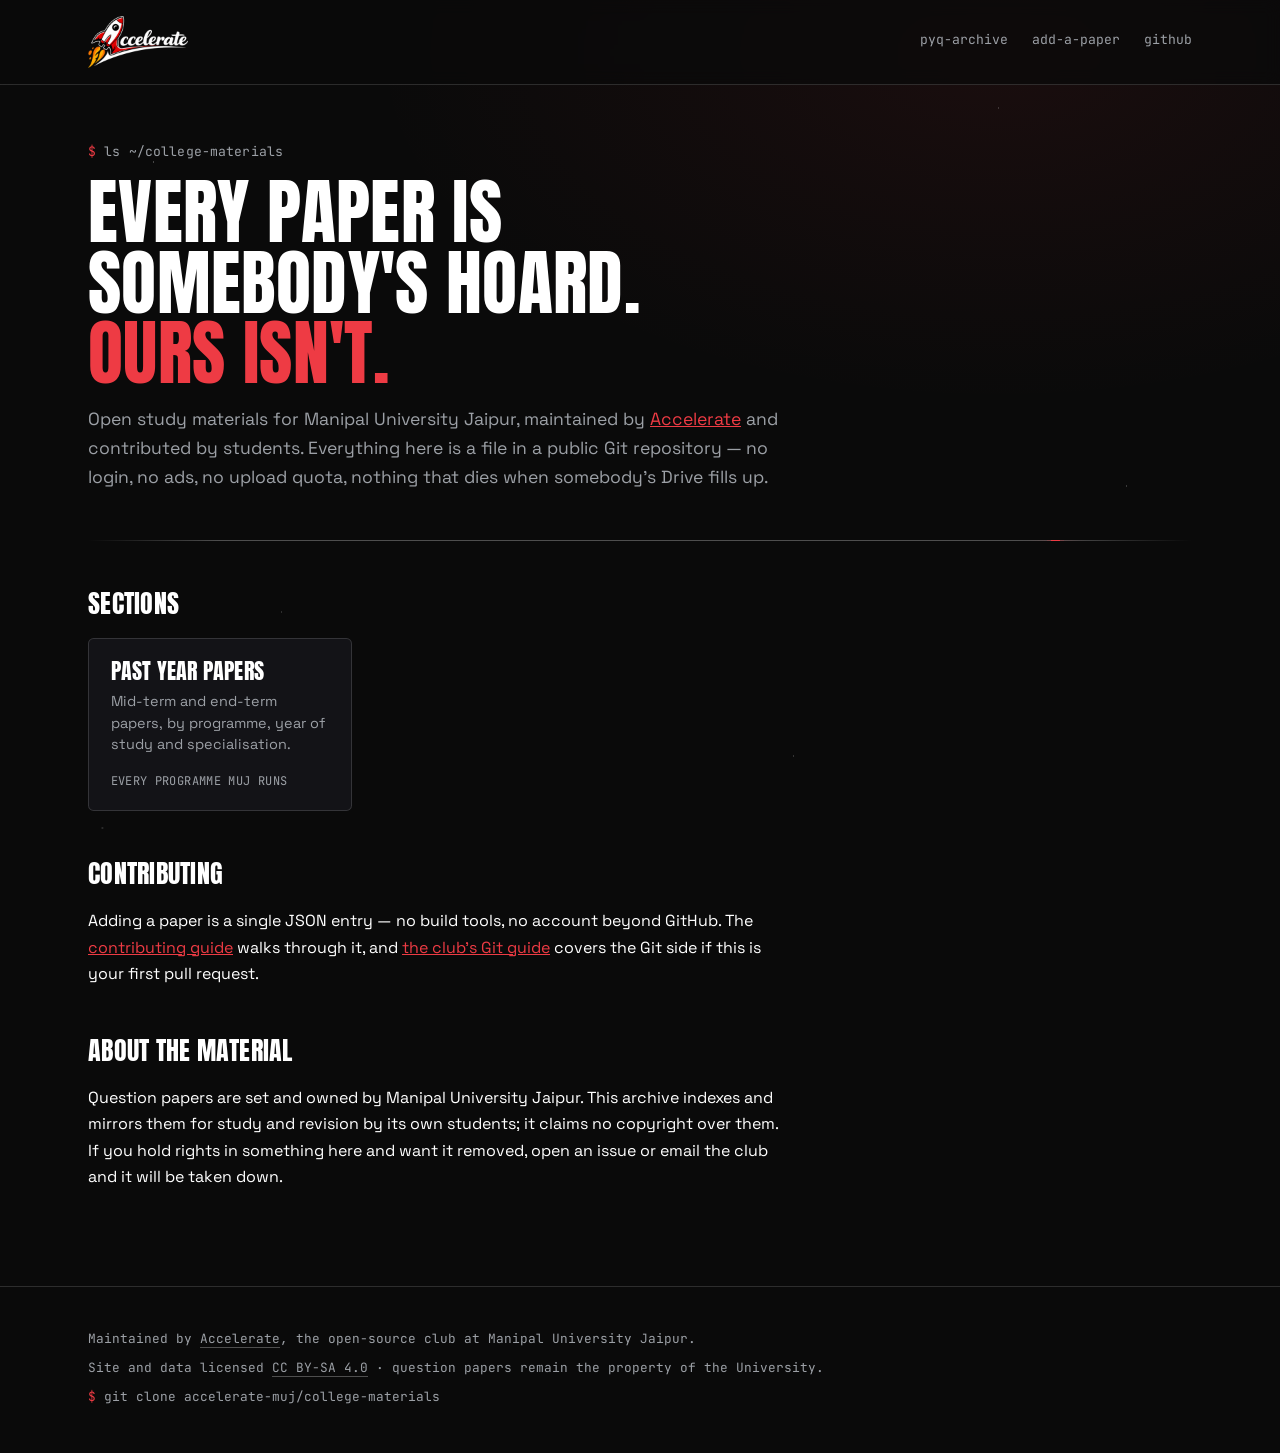
<file: index.html>
<!doctype html>
<html lang="en">
  <head>
    <meta charset="utf-8" />
    <meta name="viewport" content="width=device-width, initial-scale=1" />
    <title>College Materials — Accelerate</title>
    <meta
      name="description"
      content="Open study materials for Manipal University Jaipur, maintained by the Accelerate open-source club."
    />
    <meta name="theme-color" content="#0a0a0a" />
    <link rel="icon" type="image/png" sizes="32x32" href="assets/brand/favicon-32.png" />
    <link rel="apple-touch-icon" href="assets/brand/apple-touch-icon.png" />
    <link rel="stylesheet" href="assets/fonts/fonts.css" />
    <link rel="stylesheet" href="assets/accelerate.css" />
    <link rel="stylesheet" href="style.css" />
  </head>
  <body class="accelerate-field">
    <a class="skip-link" href="#main">Skip to main content</a>

    <header class="site-header">
      <div class="wrap">
        <p class="site-title">
          <a href="./">
            <img class="site-logo" src="assets/brand/logo.png"
                 srcset="assets/brand/logo.png 1x, assets/brand/logo@2x.png 2x"
                 width="300" height="156" alt="Accelerate" />
          </a>
        </p>
        <nav class="site-nav" aria-label="Site">
          <a href="pyq/">pyq-archive</a>
          <a href="pyq/add/">add-a-paper</a>
          <a href="https://github.com/accelerate-muj/college-materials">github</a>
        </nav>
      </div>
    </header>

    <main id="main" class="wrap" tabindex="-1">
      <p class="prompt">ls ~/college-materials</p>
      <h1>Every paper is<br />somebody's hoard.<br /><span class="accent">Ours isn't.</span></h1>
      <p class="lede">
        Open study materials for Manipal University Jaipur, maintained by
        <a href="https://github.com/accelerate-muj">Accelerate</a> and contributed by students.
        Everything here is a file in a public Git repository — no login, no ads, no upload quota,
        nothing that dies when somebody's Drive fills up.
      </p>

      <hr class="trajectory" />

      <h2 id="sections">Sections</h2>
      <ul class="card-grid" aria-labelledby="sections">
        <li>
          <a class="card" href="pyq/">
            <span class="card-title">Past Year Papers</span>
            <span class="card-meta"
              >Mid-term and end-term papers, by programme, year of study and specialisation.</span
            >
            <span class="card-count">Every programme MUJ runs</span>
          </a>
        </li>
      </ul>

      <h2>Contributing</h2>
      <p>
        Adding a paper is a single JSON entry — no build tools, no account beyond GitHub. The
        <a href="https://github.com/accelerate-muj/college-materials/blob/main/CONTRIBUTING.md"
          >contributing guide</a
        >
        walks through it, and
        <a href="https://accelerate-muj.github.io/resources/git-guide/">the club's Git guide</a>
        covers the Git side if this is your first pull request.
      </p>

      <h2>About the material</h2>
      <p>
        Question papers are set and owned by Manipal University Jaipur. This archive indexes and
        mirrors them for study and revision by its own students; it claims no copyright over them.
        If you hold rights in something here and want it removed, open an issue or email the club
        and it will be taken down.
      </p>
    </main>

    <footer class="site-footer">
      <div class="wrap">
        <p>
          Maintained by <a href="https://github.com/accelerate-muj">Accelerate</a>, the open-source
          club at Manipal University Jaipur.
        </p>
        <p>
          Site and data licensed
          <a href="https://creativecommons.org/licenses/by-sa/4.0/">CC BY-SA 4.0</a> · question
          papers remain the property of the University.
        </p>
        <p class="footer-command">git clone accelerate-muj/college-materials</p>
      </div>
    </footer>
  </body>
</html>
</file>
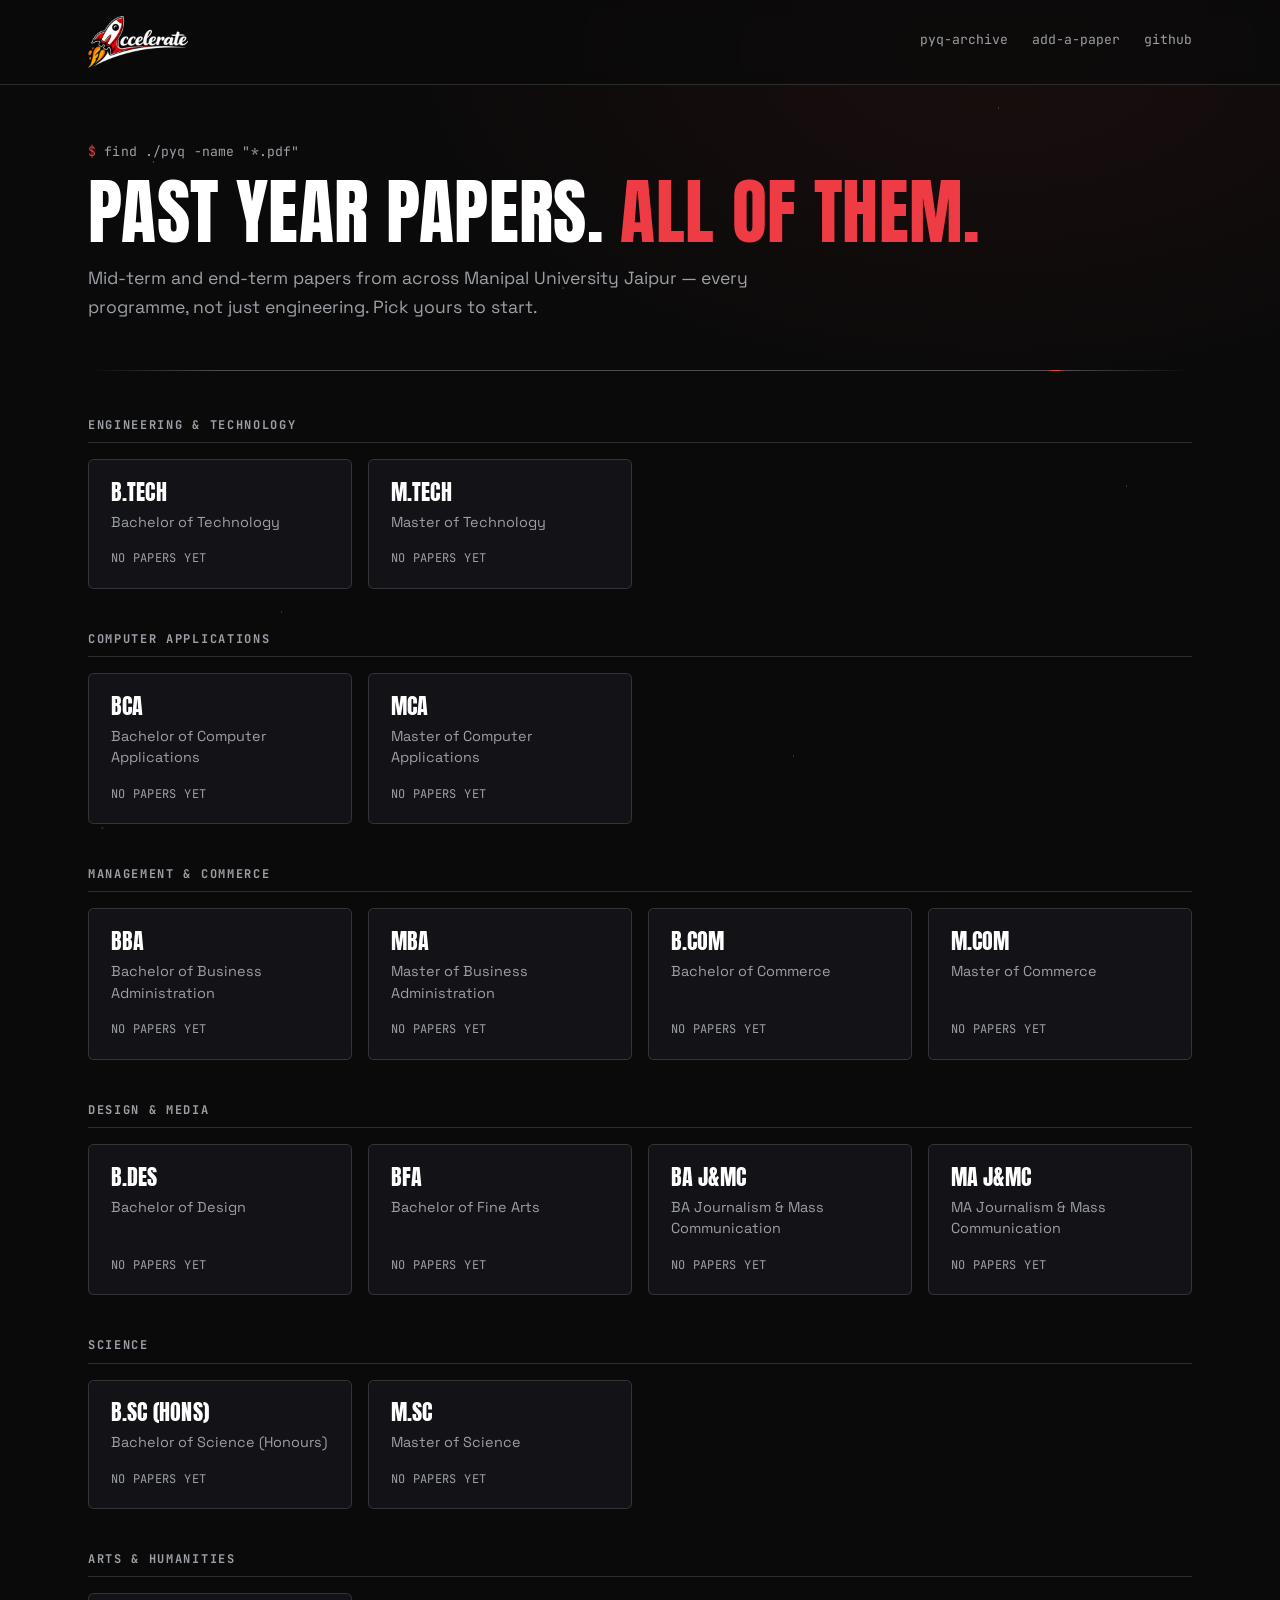
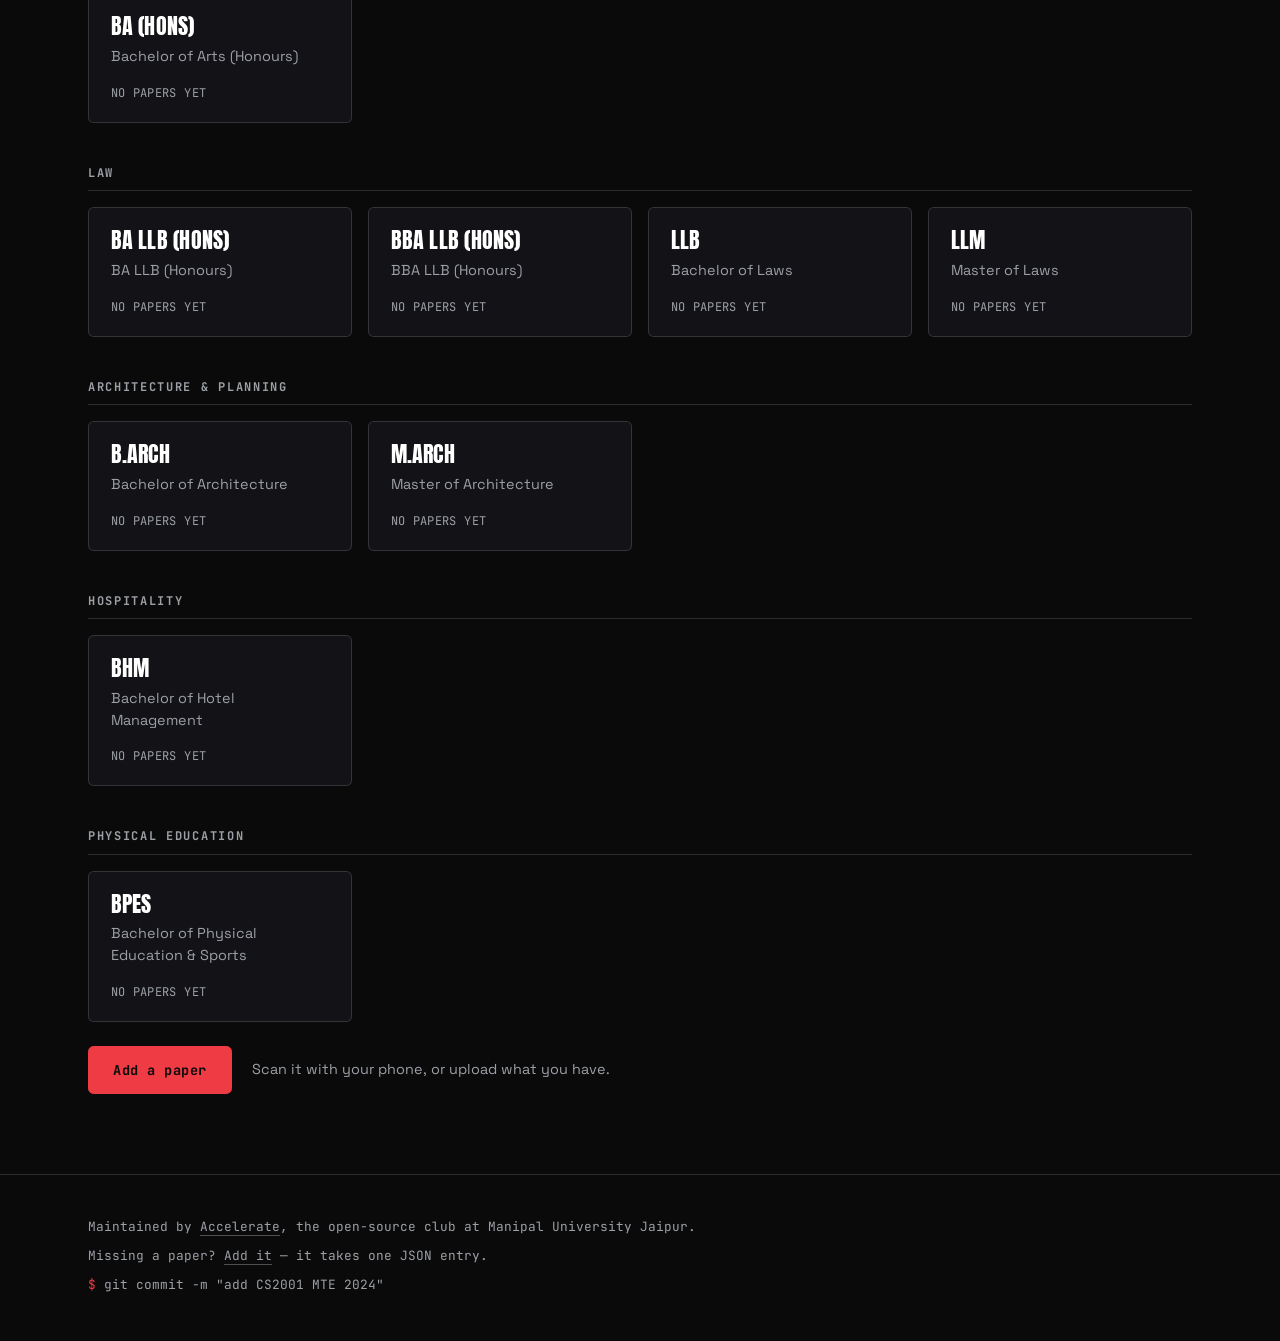
<file: pyq/index.html>
<!doctype html>
<html lang="en">
  <head>
    <meta charset="utf-8" />
    <meta name="viewport" content="width=device-width, initial-scale=1" />
    <title>Past Year Papers — Accelerate</title>
    <meta
      name="description"
      content="Previous year question papers for every programme at Manipal University Jaipur, organised by programme, year of study and specialisation."
    />
    <meta name="theme-color" content="#0a0a0a" />
    <link rel="icon" type="image/png" sizes="32x32" href="../assets/brand/favicon-32.png" />
    <link rel="apple-touch-icon" href="../assets/brand/apple-touch-icon.png" />
    <link rel="stylesheet" href="../assets/fonts/fonts.css" />
    <link rel="stylesheet" href="../assets/accelerate.css" />
    <link rel="stylesheet" href="../style.css" />
  </head>
  <body class="accelerate-field">
    <a class="skip-link" href="#main">Skip to main content</a>

    <header class="site-header">
      <div class="wrap">
        <p class="site-title">
          <a href="../">
            <img class="site-logo" src="../assets/brand/logo.png"
                 srcset="../assets/brand/logo.png 1x, ../assets/brand/logo@2x.png 2x"
                 width="300" height="156" alt="Accelerate" />
          </a>
        </p>
        <nav class="site-nav" aria-label="Site">
          <a href="./">pyq-archive</a>
          <a href="add/">add-a-paper</a>
          <a href="https://github.com/accelerate-muj/college-materials">github</a>
        </nav>
      </div>
    </header>

    <main id="main" class="wrap" tabindex="-1">
      <!--
        Rendered by app.js. The noscript block below is the archive in static
        form — the papers are links, so the site must not become useless
        without JavaScript.
      -->
      <div id="app">
        <p class="prompt">find ./pyq -name "*.pdf"</p>
        <h1>Past Year Papers</h1>
        <p class="lede">Loading the archive…</p>
      </div>

      <noscript>
        <p class="prompt">find ./pyq -name "*.pdf"</p>
        <h1>Past Year Papers</h1>
        <p class="lede">
          This page uses JavaScript to render the archive. With JavaScript off, browse the papers
          directly in the repository — they are plain JSON and PDF files.
        </p>
        <ul>
          <li>
            <a href="https://github.com/accelerate-muj/college-materials/tree/main/data/pyq"
              >Every collection</a
            >, filed as <code>&lt;programme&gt;/year-N/&lt;specialisation&gt;.json</code>
          </li>
          <li>
            <a href="https://github.com/accelerate-muj/college-materials/tree/main/papers"
              >The scanned PDFs</a
            >, under the same paths
          </li>
        </ul>
      </noscript>
    </main>

    <footer class="site-footer">
      <div class="wrap">
        <p>
          Maintained by <a href="https://github.com/accelerate-muj">Accelerate</a>, the open-source
          club at Manipal University Jaipur.
        </p>
        <p>
          Missing a paper?
          <a href="https://github.com/accelerate-muj/college-materials/blob/main/CONTRIBUTING.md"
            >Add it</a
          >
          — it takes one JSON entry.
        </p>
        <p class="footer-command">git commit -m "add CS2001 MTE 2024"</p>
      </div>
    </footer>

    <!-- Load order matters: rules, then baked data, then the view that uses both. -->
    <script src="../src/pyq.js"></script>
    <script src="data.js"></script>
    <script src="app.js"></script>
  </body>
</html>
</file>
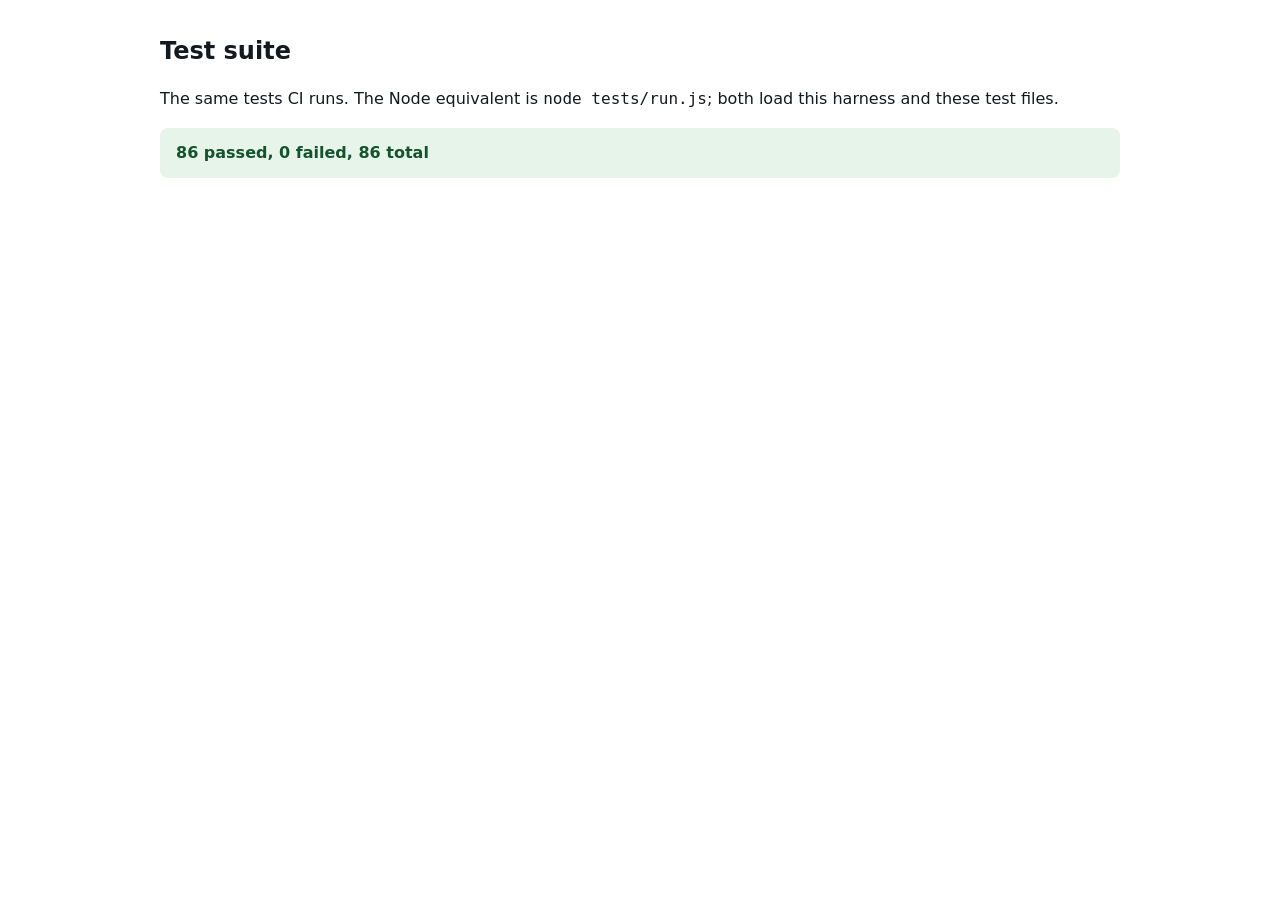
<file: tests/index.html>
<!doctype html>
<html lang="en">
  <head>
    <meta charset="utf-8" />
    <meta name="viewport" content="width=device-width, initial-scale=1" />
    <title>Tests — college-materials</title>
    <style>
      body {
        font: 16px/1.6 system-ui, sans-serif;
        max-width: 60rem;
        margin: 2rem auto;
        padding: 0 1rem;
        color: #14181f;
        background: #fff;
      }
      h1 {
        font-size: 1.5rem;
      }
      #summary {
        font-weight: 700;
        padding: 0.75rem 1rem;
        border-radius: 0.5rem;
      }
      #summary.pass {
        background: #e6f4ea;
        color: #14532d;
      }
      #summary.fail {
        background: #fdecea;
        color: #7f1d1d;
      }
      pre {
        background: #f4f5f7;
        padding: 1rem;
        overflow-x: auto;
        border-radius: 0.5rem;
      }
      li {
        margin-bottom: 1rem;
      }
    </style>
  </head>
  <body>
    <h1>Test suite</h1>
    <p>
      The same tests CI runs. The Node equivalent is <code>node tests/run.js</code>; both load this
      harness and these test files.
    </p>

    <p id="summary">Running…</p>
    <ul id="failures"></ul>

    <!-- Load order matters: harness and source first, then the tests that register against them. -->
    <script src="harness.js"></script>
    <script src="../src/pyq.js"></script>
    <script src="../src/pdf.js"></script>
    <script src="../src/submission.js"></script>
    <script src="pyq.test.js"></script>
    <script src="pdf.test.js"></script>
    <script src="submission.test.js"></script>

    <script>
      (function () {
        'use strict';

        var result = window.TestHarness.run();
        var summary = document.getElementById('summary');

        summary.textContent =
          result.passed + ' passed, ' + result.failed + ' failed, ' + result.total + ' total';
        summary.className = result.failed === 0 ? 'pass' : 'fail';

        var list = document.getElementById('failures');
        result.failures.forEach(function (failure) {
          var item = document.createElement('li');
          var name = document.createElement('strong');
          name.textContent = failure.name;
          var detail = document.createElement('pre');
          detail.textContent = failure.message;
          item.appendChild(name);
          item.appendChild(detail);
          list.appendChild(item);
        });
      })();
    </script>
  </body>
</html>
</file>
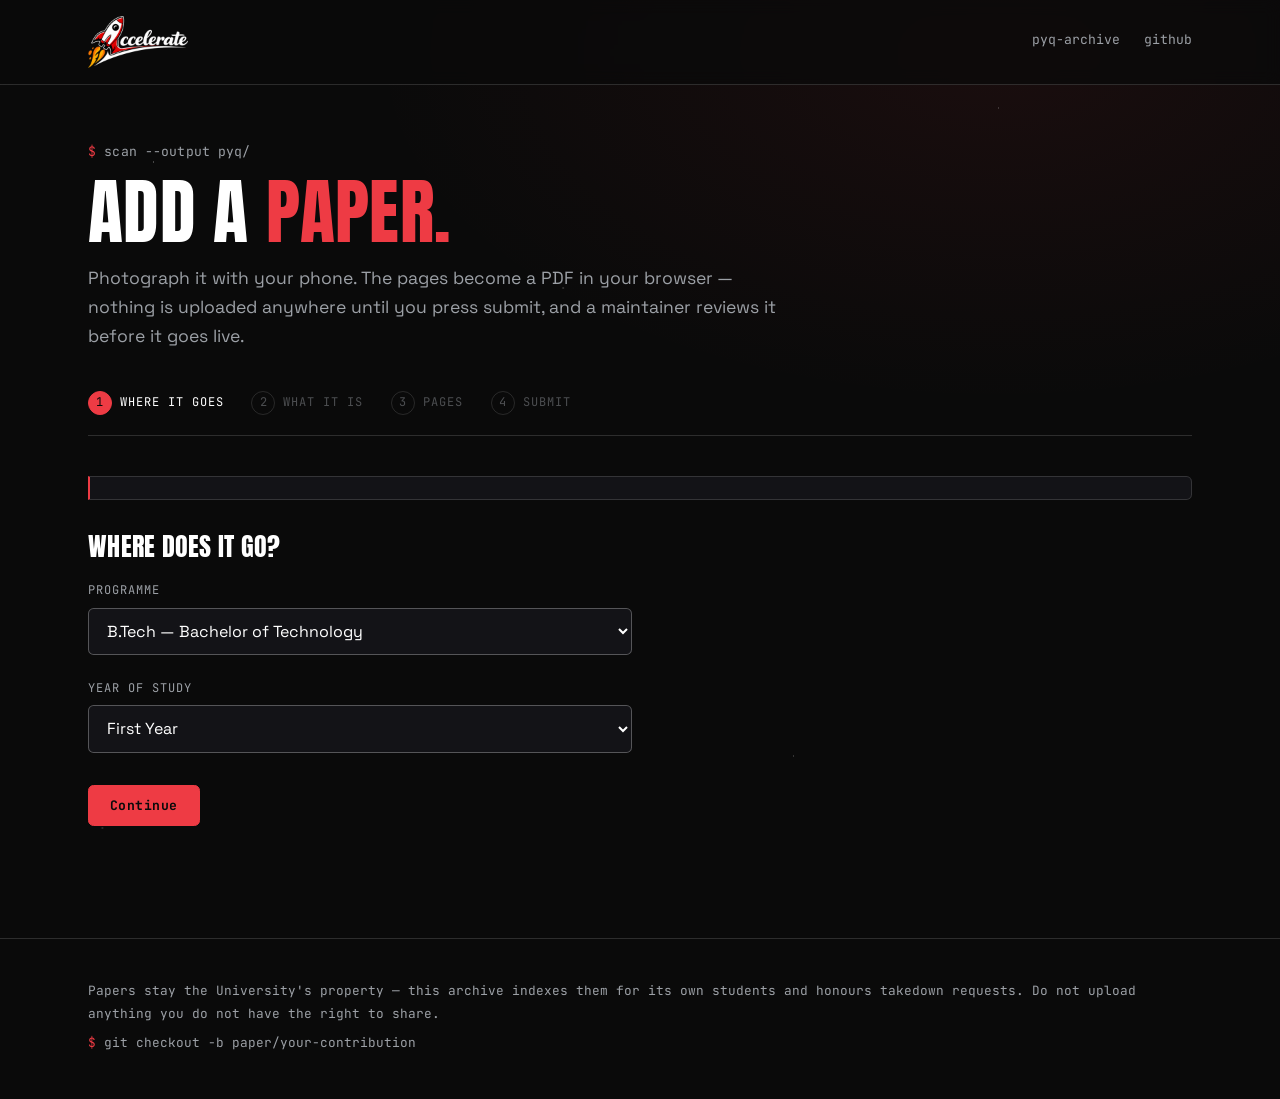
<file: pyq/add/index.html>
<!doctype html>
<html lang="en">
  <head>
    <meta charset="utf-8" />
    <meta name="viewport" content="width=device-width, initial-scale=1" />
    <title>Add a paper — Accelerate</title>
    <meta name="description" content="Scan a past year question paper with your phone and contribute it to the Accelerate archive." />
    <meta name="theme-color" content="#0a0a0a" />
    <link rel="icon" type="image/png" sizes="32x32" href="../../assets/brand/favicon-32.png" />
    <link rel="apple-touch-icon" href="../../assets/brand/apple-touch-icon.png" />
    <link rel="stylesheet" href="../../assets/fonts/fonts.css" />
    <link rel="stylesheet" href="../../assets/accelerate.css" />
    <link rel="stylesheet" href="../../style.css" />
    <link rel="stylesheet" href="add.css" />
  </head>
  <body class="accelerate-field">
    <a class="skip-link" href="#main">Skip to main content</a>

    <header class="site-header">
      <div class="wrap">
        <p class="site-title">
          <a href="../../">
            <img class="site-logo" src="../../assets/brand/logo.png"
                 srcset="../../assets/brand/logo.png 1x, ../../assets/brand/logo@2x.png 2x"
                 width="300" height="156" alt="Accelerate" />
          </a>
        </p>
        <nav class="site-nav" aria-label="Site">
          <a href="../">pyq-archive</a>
          <a href="https://github.com/accelerate-muj/college-materials">github</a>
        </nav>
      </div>
    </header>

    <main id="main" class="wrap" tabindex="-1">
      <p class="prompt">scan --output pyq/</p>
      <h1>Add a <span class="accent">paper.</span></h1>
      <p class="lede">
        Photograph it with your phone. The pages become a PDF in your browser — nothing is uploaded
        anywhere until you press submit, and a maintainer reviews it before it goes live.
      </p>

      <!-- Progress. aria-current marks the active step for screen readers. -->
      <ol class="steps" id="steps" aria-label="Progress">
        <li data-step="place"><span>1</span> Where it goes</li>
        <li data-step="details"><span>2</span> What it is</li>
        <li data-step="pages"><span>3</span> Pages</li>
        <li data-step="submit"><span>4</span> Submit</li>
      </ol>

      <!-- Filled in from the link that opened this page; each part is changeable. -->
      <p class="context" id="context" hidden></p>

      <!-- Step 1 ------------------------------------------------------------>
      <section class="step" id="step-place" aria-labelledby="h-place">
        <h2 id="h-place">Where does it go?</h2>

        <div class="field">
          <label for="programme">Programme</label>
          <select id="programme" required></select>
        </div>

        <div class="field">
          <label for="year">Year of study</label>
          <select id="year" required></select>
        </div>

        <div class="field" id="branch-field" hidden>
          <label for="branch">Specialisation</label>
          <select id="branch"></select>
        </div>

        <div class="actions">
          <button type="button" class="btn btn-primary" data-next="details">Continue</button>
        </div>
      </section>

      <!-- Step 2 ------------------------------------------------------------
           Deliberately two questions. Semester, the exam year, a notes box and
           a handle field were all here and all removed: every one of them was a
           thing standing between someone holding a paper and the archive
           having it. Semester and the year come from the subject and the
           calendar; attribution comes from the GitHub account that submits. -->
      <section class="step" id="step-details" hidden aria-labelledby="h-details">
        <h2 id="h-details">What is it?</h2>

        <div class="field">
          <label for="subject-pick">Subject <span class="req">required</span></label>
          <select id="subject-pick" required></select>
          <p class="hint" id="subject-hint"></p>
        </div>

        <!-- Shown only when the subject is not in the list yet. Whatever is
             typed here is offered to everyone after the paper is merged. -->
        <div class="field" id="subject-other-field" hidden>
          <label for="subject">Subject name <span class="req">required</span></label>
          <input id="subject" type="text" maxlength="120" autocomplete="off" placeholder="Data Structures and Algorithms" />
          <div class="row">
            <div class="field">
              <label for="code">Subject code</label>
              <input id="code" type="text" autocomplete="off" placeholder="CS2001" />
              <p class="hint">Worth finding — it is what groups a subject's papers together.</p>
            </div>
          </div>
        </div>

        <div class="field">
          <label for="exam">Which exam <span class="req">required</span></label>
          <select id="exam" required></select>
        </div>

        <p class="error" id="details-error" role="alert" hidden></p>

        <div class="actions">
          <button type="button" class="btn" data-back="place">Back</button>
          <button type="button" class="btn btn-primary" data-next="pages">Continue</button>
        </div>
      </section>

      <!-- Step 3 ------------------------------------------------------------>
      <section class="step" id="step-pages" hidden aria-labelledby="h-pages">
        <h2 id="h-pages">Add the pages</h2>
        <p class="hint">
          Scan them now, or upload what you already have. You can mix the two — photograph the pages
          you are missing and add them to the ones on your device.
        </p>

        <div class="capture" id="capture" hidden>
          <video id="video" playsinline muted aria-label="Camera preview"></video>
          <div class="capture-bar">
            <button type="button" class="btn" id="camera-close">Close camera</button>
            <button type="button" class="btn btn-shutter" id="shutter" aria-label="Capture page"></button>
            <span class="capture-count" id="capture-count" aria-live="polite"></span>
          </div>
        </div>

        <ul class="sources" id="page-sources">
          <li>
            <button type="button" class="source" id="camera-open">
              <span class="source-title">Scan with the camera</span>
              <span class="source-note">Photograph each page. Best on a phone.</span>
            </button>
          </li>
          <li>
            <button type="button" class="source" id="pick-images">
              <span class="source-title">Upload photos</span>
              <span class="source-note">Pictures you have already taken. Pick several at once.</span>
            </button>
          </li>
          <li>
            <button type="button" class="source" id="pick-pdf">
              <span class="source-title">Upload a PDF</span>
              <span class="source-note">Already have the paper as a file? Use it as-is.</span>
            </button>
          </li>
        </ul>

        <input id="file-images" type="file" accept="image/*" multiple hidden />
        <input id="file-pdf" type="file" accept="application/pdf" hidden />

        <div class="field checkbox">
          <input type="checkbox" id="enhance" checked />
          <label for="enhance">Clean up scans — greyscale and boost contrast (smaller, more legible)</label>
        </div>

        <p class="pdf-chosen" id="pdf-chosen" hidden></p>
        <button type="button" class="btn" id="clear-pdf" hidden>Use scanned pages instead</button>

        <ul class="thumbs" id="thumbs" aria-label="Scanned pages"></ul>

        <p class="error" id="pages-error" role="alert" hidden></p>

        <div class="actions">
          <button type="button" class="btn" data-back="details">Back</button>
          <button type="button" class="btn btn-primary" data-next="submit">Continue</button>
        </div>
      </section>

      <!-- Step 4 ------------------------------------------------------------>
      <section class="step" id="step-submit" hidden aria-labelledby="h-submit">
        <h2 id="h-submit">Submit it</h2>

        <div class="summary" id="summary"></div>

        <p class="year-note">
          Filed as <strong id="year-display"></strong>.
          <label class="year-edit">
            Not this year?
            <input id="paper-year" type="number" inputmode="numeric" aria-label="Year the exam was sat" />
          </label>
        </p>

        <ol class="submit-steps">
          <li>
            <h3>1 — Save the PDF</h3>
            <p>It is built in your browser from the pages you scanned. Nothing has left your device yet.</p>
            <button type="button" class="btn btn-primary" id="build-pdf">Build and save the PDF</button>
            <p class="ok" id="pdf-ready" hidden></p>
          </li>

          <li id="handoff" class="dimmed">
            <h3>2 — Send it in</h3>
            <p>
              Opens a pre-filled issue on GitHub. <strong>You will be asked to sign in if you are
              not already</strong> — that is how the paper gets credited to you, and there is
              nothing else to fill in. <strong>Drag the PDF you just saved into it</strong> and
              press submit. A bot checks the details, commits the paper and opens a pull request
              for a maintainer to review.
            </p>
            <div class="actions">
              <a class="btn btn-primary" id="open-issue" href="#" target="_blank" rel="noopener" aria-disabled="true">Continue on GitHub</a>
            </div>

            <details class="diy">
              <summary>Or do it the long way, and learn Git while you are here</summary>
              <p>
                Same result, more of the machinery visible: fork the repository, drop the PDF into
                the folder below, add your entry to the JSON file, and open the pull request
                yourself. The
                <a href="https://accelerate-muj.github.io/resources/git-guide/">club's Git guide</a>
                walks through every step.
              </p>
              <p class="paths">
                PDF → <code id="diy-pdf-path"></code><br />
                Entry → <code id="diy-json-path"></code>
              </p>
              <pre><code id="diy-json"></code></pre>
              <p><a id="diy-link" href="https://github.com/accelerate-muj/college-materials" target="_blank" rel="noopener">Open the repository</a></p>
            </details>
          </li>
        </ol>

        <div class="actions">
          <button type="button" class="btn" data-back="pages">Back</button>
        </div>
      </section>

      <noscript>
        <p class="lede">
          The scanner needs JavaScript. You can still contribute by hand —
          <a href="https://github.com/accelerate-muj/college-materials/blob/main/CONTRIBUTING.md">the
          contributing guide</a> explains the JSON entry, and it is four lines.
        </p>
      </noscript>
    </main>

    <footer class="site-footer">
      <div class="wrap">
        <p>
          Papers stay the University's property — this archive indexes them for its own students and
          honours takedown requests. Do not upload anything you do not have the right to share.
        </p>
        <p class="footer-command">git checkout -b paper/your-contribution</p>
      </div>
    </footer>

    <script src="../../src/pyq.js"></script>
    <script src="../../src/pdf.js"></script>
    <script src="../../src/submission.js"></script>
    <script src="../data.js"></script>
    <script src="add.js"></script>
  </body>
</html>
</file>
<file: assets/fonts/fonts.css>
/*
 * Generated by build-fonts.js from the .woff2 files in this directory.
 * Do not edit by hand — run: node build-fonts.js
 *
 * Faces are embedded as data: URIs so they load under file:// as well as
 * over HTTP. All three are SIL OFL 1.1; see README.md in this directory.
 */
@font-face {
  font-family: "Anton";
  font-style: normal;
  font-weight: 400;
  font-display: swap;
  src: url([data-uri]) format("woff2");
  unicode-range: U+0000-00FF, U+0131, U+0152-0153, U+02BB-02BC, U+02C6, U+02DA, U+02DC, U+2000-206F, U+2122, U+2212, U+FEFF, U+FFFD;
}

@font-face {
  font-family: "Space Grotesk";
  font-style: normal;
  font-weight: 400 700;
  font-display: swap;
  src: url([data-uri]) format("woff2");
  unicode-range: U+0000-00FF, U+0131, U+0152-0153, U+02BB-02BC, U+02C6, U+02DA, U+02DC, U+2000-206F, U+2122, U+2212, U+FEFF, U+FFFD;
}

@font-face {
  font-family: "JetBrains Mono";
  font-style: normal;
  font-weight: 400 700;
  font-display: swap;
  src: url([data-uri]) format("woff2");
  unicode-range: U+0000-00FF, U+0131, U+0152-0153, U+02BB-02BC, U+02C6, U+02DA, U+02DC, U+2000-206F, U+2122, U+2212, U+FEFF, U+FFFD;
}
</file>
<file: assets/accelerate.css>
/*
 * THE ACCELERATE DESIGN SYSTEM
 * ============================
 *
 * Canonical source: accelerate-muj/college-materials/assets/accelerate.css
 *
 * This file is the *system* — tokens, the three type voices, focus, motion and
 * the shared motifs. It contains nothing specific to any one project; a repo's
 * own stylesheet holds its components and layers on top.
 *
 * ## Using it in another repo
 *
 * Copy this file, `assets/fonts/` and `assets/brand/`, then link them ahead of
 * your own stylesheet:
 *
 *     <link rel="stylesheet" href="assets/fonts/fonts.css" />
 *     <link rel="stylesheet" href="assets/accelerate.css" />
 *     <link rel="stylesheet" href="style.css" />
 *
 * It is a copy rather than a shared URL on purpose. Loading it from another
 * origin would make every club site depend on one Pages deployment staying up,
 * and would break opening a page over file:// — which campus-mapper in
 * particular is built around. The cost is that copies can drift, so when you
 * change the system, change it here first and re-copy.
 *
 * ## Rules that are part of the system, not decoration
 *
 *   - Every colour resolves through a token. No raw hex below the token block.
 *   - Crimson is a spotlight, not a fill. One accent per view.
 *   - Contrast is measured, not eyeballed. Every pair below is annotated, and
 *     all clear WCAG 2.1 AA — which Article III.2 of the Constitution requires.
 *     If you change a colour, measure it again and update the comment.
 *   - Focus is always visible.
 *
 * DESIGN.md in college-materials explains the reasoning behind all of it.
 */

:root {
  /* The identity is dark. A washed-out white version reads as a different
   * project. Declaring the scheme keeps form controls and scrollbars in step.
   * A project that genuinely needs a light mode (campus-mapper has one, with a
   * toggle) should override these tokens under its own selector rather than
   * dropping the system. */
  color-scheme: dark;

  --ink: #0a0a0a; /* page */
  --ink-raised: #131317; /* cards, chips */
  --ink-hover: #1b1b21;
  --paper: #ffffff; /* 19.8:1 on --ink */
  --paper-dim: #9ca0a6; /* 7.5:1 on --ink */
  --flare: #ee3b44; /* 5.0:1 on --ink */
  --flare-bright: #ff5c63; /* 6.6:1 on --ink */
  --hairline: rgba(255, 255, 255, 0.14);
  --hairline-strong: rgba(255, 255, 255, 0.28);

  /* Three voices, and the rule is about who is speaking:
   *   display — Anton, uppercase. Headings and the loud bits.
   *   body    — Space Grotesk. Anything a person wrote for a person.
   *   mono    — JetBrains Mono. Anything the interface quotes from a file, a
   *             path or a shell. This is the one that carries the identity. */
  --font-display: "Anton", "Arial Narrow", "Helvetica Neue", sans-serif;
  --font-body: "Space Grotesk", system-ui, -apple-system, "Segoe UI", sans-serif;
  --font-mono: "JetBrains Mono", ui-monospace, SFMono-Regular, Menlo, Consolas, monospace;

  --radius: 0.35rem;
  --measure: 72rem;
}

/* --- The starfield --------------------------------------------------------
 * Gradients rather than an image: a handful of dots at low opacity plus one
 * wide crimson bloom, fixed so it sits behind the content instead of scrolling
 * with it. No network request, no <img>, nothing to describe to a screen
 * reader. Apply with `class="accelerate-field"` on <body>.
 */

.accelerate-field {
  background-color: var(--ink);
  background-image: radial-gradient(1px 1px at 12% 18%, rgba(255, 255, 255, 0.5), transparent 100%),
    radial-gradient(1px 1px at 78% 12%, rgba(255, 255, 255, 0.35), transparent 100%),
    radial-gradient(1.5px 1.5px at 44% 32%, rgba(255, 255, 255, 0.25), transparent 100%),
    radial-gradient(1px 1px at 88% 54%, rgba(255, 255, 255, 0.4), transparent 100%),
    radial-gradient(1px 1px at 22% 68%, rgba(255, 255, 255, 0.3), transparent 100%),
    radial-gradient(1px 1px at 62% 84%, rgba(255, 255, 255, 0.35), transparent 100%),
    radial-gradient(1.5px 1.5px at 8% 92%, rgba(255, 255, 255, 0.2), transparent 100%),
    radial-gradient(900px 500px at 78% 6%, rgba(238, 59, 68, 0.07), transparent 70%);
  background-attachment: fixed;
  background-repeat: no-repeat;
}

/* --- Focus ----------------------------------------------------------------
 * Never remove this. The only defensible exception is an element with
 * tabindex="-1" that exists purely as a programmatic focus target.
 */

a:focus-visible,
button:focus-visible,
input:focus-visible,
select:focus-visible,
textarea:focus-visible,
summary:focus-visible,
[tabindex]:not([tabindex="-1"]):focus-visible {
  outline: 2px solid var(--flare-bright);
  outline-offset: 3px;
}

/*
 * tabindex="-1" marks a programmatic focus target — a <main> or a heading that
 * script focuses after a step change so a screen reader announces it. The user
 * did not tab there and cannot, so a ring around it is noise rather than a cue.
 * This is the one place an outline is legitimately removed.
 */
[tabindex="-1"]:focus {
  outline: none;
}

/* --- Motifs ---------------------------------------------------------------
 * Four, all cheap, all optional. Use them sparingly.
 */

/* The sentence turns crimson at the point it makes a claim. */
.accent {
  color: var(--flare);
}

/*
 * A shell prompt as an eyebrow above a heading. The "$ " is generated rather
 * than written into the markup, so a screen reader reads the label and not the
 * prompt character. Write something that is plausibly the command that got you
 * to this screen.
 */
.prompt {
  font-family: var(--font-mono);
  font-size: 0.82rem;
  color: var(--paper-dim);
  letter-spacing: 0.01em;
  margin: 0 0 0.9rem;
}

.prompt::before {
  content: "$ ";
  color: var(--flare);
}

/* The poster's flight path, flattened to a divider with one lit node. One per
 * page at most — it marks the break between the pitch and the content. */
.trajectory {
  position: relative;
  height: 1px;
  border: 0;
  margin: 3rem 0;
  background: linear-gradient(90deg, transparent, var(--hairline-strong) 12%, var(--hairline-strong) 88%, transparent);
}

.trajectory::after {
  content: "";
  position: absolute;
  right: 12%;
  top: 50%;
  width: 9px;
  height: 9px;
  border-radius: 50%;
  transform: translateY(-50%);
  background: var(--flare);
  box-shadow: 0 0 0 4px rgba(238, 59, 68, 0.18), 0 0 22px 6px rgba(238, 59, 68, 0.35);
}

/*
 * The logo lockup. It *is* the wordmark, so it takes alt="Accelerate" and no
 * text sits beside it. Sized by height, width left to the 1.92:1 aspect; keep
 * the intrinsic width/height attributes on the <img> so the header does not
 * jump as it loads. Wants roughly this size — the script occupies only the
 * lower right, so at a typical 40px logo height it stops being readable.
 */
.site-logo {
  display: block;
  width: auto;
  height: 3.25rem;
}

/* --- Motion --------------------------------------------------------------- */

@media (prefers-reduced-motion: reduce) {
  *,
  *::before,
  *::after {
    animation-duration: 0.01ms !important;
    animation-iteration-count: 1 !important;
    transition-duration: 0.01ms !important;
    scroll-behavior: auto !important;
  }
}
</file>
<file: style.css>
/*
 * The Accelerate design system, as applied to College Materials.
 *
 * The system itself — tokens, the three type voices, focus, motion and the
 * shared motifs — lives in assets/accelerate.css, which is the file other club
 * repos copy. This file holds only what is specific to College Materials, and
 * assumes accelerate.css is linked before it. DESIGN.md explains the reasoning.
 *
 * Two constraints shape the implementation:
 *
 *   1. No external requests. The three faces are self-hosted and embedded as
 *      data: URIs in assets/fonts/fonts.css (generated by build-fonts.js), so
 *      the site has no CDN dependency, leaks nothing to a third party, and
 *      renders correctly when opened over file:// — where a linked font file
 *      would be refused, because font fetches are always made in CORS mode and
 *      a file:// page has a null origin. Pages link that file separately; it is
 *      deliberately not @imported, so it can be cached on its own.
 *   2. WCAG 2.1 AA (Article III.2 of the Constitution). Every foreground pair
 *      below is annotated with its measured contrast against its background.
 *      If you change a colour, re-measure it.
 */

*,
*::before,
*::after {
  box-sizing: border-box;
}

body {
  margin: 0;
  min-height: 100vh;
  font-family: var(--font-body);
  font-size: 1rem;
  line-height: 1.65;
  color: var(--paper);
  -webkit-text-size-adjust: 100%;
}

.wrap {
  max-width: var(--measure);
  margin: 0 auto;
  padding: 0 1.5rem;
}

/* --- Skip link ------------------------------------------------------------ */

.skip-link {
  position: absolute;
  left: -9999px;
  top: 0;
  z-index: 10;
  padding: 0.75rem 1.25rem;
  font-family: var(--font-mono);
  font-size: 0.85rem;
  background: var(--flare);
  color: var(--ink); /* 5.0:1 on --flare */
  text-decoration: none;
}

.skip-link:focus {
  left: 0;
}

/* --- Header --------------------------------------------------------------- */

.site-header {
  border-bottom: 1px solid var(--hairline);
  background: rgba(10, 10, 10, 0.75);
  backdrop-filter: blur(8px);
  position: sticky;
  top: 0;
  z-index: 5;
}

.site-header .wrap {
  display: flex;
  flex-wrap: wrap;
  align-items: center;
  gap: 0.5rem 1.5rem;
  padding-top: 1rem;
  padding-bottom: 1rem;
}

.site-title {
  margin: 0;
  line-height: 0;
}

.site-title a {
  display: inline-block;
  text-decoration: none;
}

.site-title a:hover .site-logo {
  opacity: 0.85;
}

.site-nav {
  margin-left: auto;
  display: flex;
  gap: 1.5rem;
  font-family: var(--font-mono);
  font-size: 0.82rem;
}

.site-nav a {
  color: var(--paper-dim);
  text-decoration: none;
  padding-bottom: 0.15rem;
  border-bottom: 1px solid transparent;
}

.site-nav a:hover {
  color: var(--paper);
  border-bottom-color: var(--flare);
}

/* --- Typography ----------------------------------------------------------- */

/*
 * main.wrap, not main: .wrap sets `padding: 0 1.5rem` as a shorthand, which
 * resets the block padding too, and a class outranks a bare type selector no
 * matter the order. Matching both keeps the content clear of the sticky header.
 */
main.wrap {
  padding-top: 3.5rem;
  padding-bottom: 5rem;
}

h1 {
  font-family: var(--font-display);
  font-size: clamp(2.4rem, 1.4rem + 4.2vw, 4.5rem);
  font-weight: 400;
  line-height: 0.98;
  letter-spacing: 0.005em;
  text-transform: uppercase;
  margin: 0 0 1rem;
}

h2 {
  font-family: var(--font-display);
  font-size: 1.6rem;
  font-weight: 400;
  line-height: 1.15;
  letter-spacing: 0.01em;
  text-transform: uppercase;
  margin: 3rem 0 1.25rem;
}

h3 {
  font-family: var(--font-body);
  font-size: 1.05rem;
  font-weight: 700;
  line-height: 1.3;
  margin: 0 0 0.2rem;
}

.lede {
  font-size: 1.1rem;
  color: var(--paper-dim);
  max-width: 44rem;
  margin: 0 0 2.5rem;
}

a {
  color: var(--flare);
}

a:hover {
  color: var(--flare-bright);
}

p {
  max-width: 44rem;
}

code {
  font-family: var(--font-mono);
  font-size: 0.85em;
  background: var(--ink-raised);
  border: 1px solid var(--hairline);
  border-radius: var(--radius);
  padding: 0.12em 0.4em;
  color: var(--paper);
}

/* --- Breadcrumb ----------------------------------------------------------- */

.breadcrumb {
  font-family: var(--font-mono);
  font-size: 0.8rem;
  margin: 0 0 1.75rem;
}

.breadcrumb ol {
  list-style: none;
  display: flex;
  flex-wrap: wrap;
  gap: 0.5rem;
  margin: 0;
  padding: 0;
  color: var(--paper-dim);
}

.breadcrumb li + li::before {
  content: "/";
  margin-right: 0.5rem;
  color: var(--flare);
}

.breadcrumb a {
  color: var(--paper-dim);
  text-decoration: none;
  border-bottom: 1px solid var(--hairline-strong);
}

.breadcrumb a:hover {
  color: var(--paper);
  border-bottom-color: var(--flare);
}

/* --- Card grids ----------------------------------------------------------- */

.card-grid {
  list-style: none;
  margin: 0;
  padding: 0;
  display: grid;
  gap: 1rem;
  grid-template-columns: repeat(auto-fill, minmax(15.5rem, 1fr));
}

.card {
  position: relative;
  display: flex;
  flex-direction: column;
  height: 100%;
  padding: 1.3rem 1.35rem 1.15rem;
  background: var(--ink-raised);
  border: 1px solid var(--hairline);
  border-radius: var(--radius);
  text-decoration: none;
  color: inherit;
  overflow: hidden;
  transition: border-color 0.15s ease, background-color 0.15s ease;
}

/* The crimson edge only lights on the card you are pointing at. */
.card::before {
  content: "";
  position: absolute;
  inset: 0 auto 0 0;
  width: 2px;
  background: var(--flare);
  transform: scaleY(0);
  transform-origin: top;
  transition: transform 0.15s ease;
}

.card:hover,
.card:focus-visible {
  background: var(--ink-hover);
  border-color: var(--hairline-strong);
}

.card:hover::before,
.card:focus-visible::before {
  transform: scaleY(1);
}

.card-title {
  font-family: var(--font-display);
  font-size: 1.35rem;
  line-height: 1.1;
  letter-spacing: 0.01em;
  text-transform: uppercase;
  color: var(--paper);
  margin-bottom: 0.45rem;
}

.card:hover .card-title {
  color: var(--flare-bright);
}

.card-meta {
  font-size: 0.9rem;
  line-height: 1.5;
  color: var(--paper-dim);
  margin: 0;
}

.card-count {
  margin-top: auto;
  padding-top: 1rem;
  font-family: var(--font-mono);
  font-size: 0.75rem;
  letter-spacing: 0.03em;
  text-transform: uppercase;
  color: var(--paper-dim);
}

/*
 * Crimson marks a collection that actually holds something. The inverse — a red
 * "no papers yet" on every card — was tried and reads as fourteen errors rather
 * than one invitation, which is exactly the overuse DESIGN.md warns about.
 */
.card-count[data-empty="false"] {
  color: var(--flare);
}

/* --- Group heading -------------------------------------------------------- */

.group-heading {
  font-family: var(--font-mono);
  font-size: 0.75rem;
  font-weight: 700;
  text-transform: uppercase;
  letter-spacing: 0.14em;
  color: var(--paper-dim);
  margin: 2.75rem 0 1rem;
  padding-bottom: 0.6rem;
  border-bottom: 1px solid var(--hairline);
}

.group-heading:first-of-type {
  margin-top: 1.5rem;
}

/* --- Paper listing -------------------------------------------------------- */

.subject {
  border: 1px solid var(--hairline);
  border-left: 2px solid var(--flare);
  border-radius: 0 var(--radius) var(--radius) 0;
  padding: 1.2rem 1.4rem;
  margin-bottom: 1rem;
  background: var(--ink-raised);
}

.subject-code {
  font-family: var(--font-mono);
  font-size: 0.78rem;
  letter-spacing: 0.06em;
  color: var(--paper-dim);
  margin: 0;
}

.paper-list {
  list-style: none;
  margin: 1rem 0 0;
  padding: 0;
  display: flex;
  flex-wrap: wrap;
  gap: 0.55rem;
}

.paper-link {
  display: inline-flex;
  align-items: baseline;
  gap: 0.5rem;
  padding: 0.4rem 0.85rem;
  font-family: var(--font-mono);
  font-size: 0.82rem;
  border: 1px solid var(--hairline-strong);
  border-radius: 2rem;
  background: transparent;
  text-decoration: none;
  color: var(--paper);
  transition: border-color 0.15s ease, background-color 0.15s ease;
}

.paper-link:hover {
  border-color: var(--flare);
  background: rgba(238, 59, 68, 0.12);
  color: var(--paper);
}

.paper-exam {
  font-weight: 700;
  color: var(--flare);
  letter-spacing: 0.04em;
}

.paper-link:hover .paper-exam {
  color: var(--flare-bright);
}

.paper-year {
  color: var(--paper-dim);
}

/* --- Quick-add chips on a subject card ------------------------------------
 * Outlined, not filled, so they read as secondary to the papers above them —
 * these are an offer, and the papers are what the reader came for.
 */

.subject-add {
  display: flex;
  align-items: center;
  flex-wrap: wrap;
  gap: 0.55rem;
  margin-top: 0.9rem;
  padding-top: 0.85rem;
  border-top: 1px dashed var(--hairline);
}

.subject-add-label {
  font-family: var(--font-mono);
  font-size: 0.72rem;
  letter-spacing: 0.1em;
  text-transform: uppercase;
  color: var(--paper-dim);
}

.add-chip {
  display: inline-flex;
  align-items: center;
  gap: 0.3rem;
  padding: 0.3rem 0.7rem;
  font-family: var(--font-mono);
  font-size: 0.76rem;
  border: 1px dashed var(--hairline-strong);
  border-radius: 2rem;
  text-decoration: none;
  color: var(--paper-dim);
}

.add-chip::before {
  content: "+";
  color: var(--flare);
  font-weight: 700;
}

.add-chip:hover {
  border-style: solid;
  border-color: var(--flare);
  color: var(--paper);
}

/* --- Prefilled context bar in the scanner ---------------------------------
 * Shows the decisions the incoming link made, each undoable. It sits in
 * college-materials' stylesheet rather than the shared system because it is
 * specific to this flow.
 */

.context {
  display: flex;
  align-items: center;
  flex-wrap: wrap;
  gap: 0.4rem 0.5rem;
  margin: 0 0 2rem;
  padding: 0.7rem 1rem;
  font-family: var(--font-mono);
  font-size: 0.8rem;
  background: var(--ink-raised);
  border: 1px solid var(--hairline);
  border-left: 2px solid var(--flare);
  border-radius: 0 var(--radius) var(--radius) 0;
  color: var(--paper-dim);
  max-width: none;
}

.context-value {
  color: var(--paper);
}

.context-change {
  padding: 0.1rem 0.5rem;
  font: inherit;
  font-size: 0.72rem;
  color: var(--flare);
  background: transparent;
  border: 1px solid transparent;
  border-radius: 2rem;
  cursor: pointer;
}

.context-change:hover {
  border-color: var(--flare);
  color: var(--flare-bright);
}

/* --- Empty state ---------------------------------------------------------- */

.empty {
  border: 1px dashed var(--hairline-strong);
  border-radius: var(--radius);
  padding: 2rem;
  background: rgba(255, 255, 255, 0.02);
}

.empty h2 {
  margin-top: 0;
  font-size: 1.3rem;
}

.empty p:last-child {
  margin-bottom: 0;
}

/* --- Call to action -------------------------------------------------------
 * The one crimson fill in the archive. A reader who did not find the paper
 * they wanted is the likeliest person to add it, so the invitation sits at the
 * bottom of an empty collection and of a full one.
 */

.empty-actions {
  display: flex;
  flex-wrap: wrap;
  align-items: center;
  gap: 0.85rem 1.25rem;
  margin: 1.5rem 0 0;
}

.btn-cta {
  display: inline-flex;
  align-items: center;
  padding: 0.75rem 1.5rem;
  font-family: var(--font-mono);
  font-size: 0.85rem;
  font-weight: 700;
  letter-spacing: 0.04em;
  background: var(--flare);
  border: 1px solid var(--flare);
  border-radius: var(--radius);
  color: var(--ink); /* 5.0:1 on --flare */
  text-decoration: none;
}

.btn-cta:hover {
  background: var(--flare-bright);
  border-color: var(--flare-bright);
  color: var(--ink);
}

/* --- Footer --------------------------------------------------------------- */

.site-footer {
  border-top: 1px solid var(--hairline);
  padding: 2.5rem 0;
  font-family: var(--font-mono);
  font-size: 0.8rem;
  line-height: 1.8;
  color: var(--paper-dim);
}

.site-footer p {
  margin: 0 0 0.35rem;
  max-width: none;
}

.site-footer a {
  color: var(--paper-dim);
  text-decoration: none;
  border-bottom: 1px solid var(--hairline-strong);
}

.site-footer a:hover {
  color: var(--flare-bright);
  border-bottom-color: var(--flare);
}

/* The closing shell line, as on the poster. */
.footer-command {
  color: var(--paper-dim);
  margin-top: 1.25rem;
}

.footer-command::before {
  content: "$ ";
  color: var(--flare);
}

/* --- Small screens -------------------------------------------------------- */

@media (max-width: 30rem) {
  main.wrap {
    padding-top: 2.5rem;
  }

  .site-nav {
    width: 100%;
    margin-left: 0;
    gap: 1.25rem;
  }
}
</file>
<file: pyq/add/add.css>
/*
 * Styles specific to the scanner. The design system lives in ../../style.css
 * and DESIGN.md; only what the contribution flow adds is here — form controls,
 * the camera view and the page thumbnails.
 */

/* --- Progress ------------------------------------------------------------- */

.steps {
  display: flex;
  flex-wrap: wrap;
  gap: 0.4rem 1.75rem;
  list-style: none;
  margin: 0 0 2.5rem;
  padding: 0 0 1.25rem;
  border-bottom: 1px solid var(--hairline);
  font-family: var(--font-mono);
  font-size: 0.75rem;
  letter-spacing: 0.08em;
  text-transform: uppercase;
  color: var(--paper-dim);
}

.steps li {
  display: flex;
  align-items: center;
  gap: 0.5rem;
  opacity: 0.45;
}

.steps li span {
  display: grid;
  place-items: center;
  width: 1.5rem;
  height: 1.5rem;
  border: 1px solid var(--hairline-strong);
  border-radius: 50%;
}

.steps li[data-state="active"] {
  opacity: 1;
  color: var(--paper);
}

.steps li[data-state="active"] span {
  background: var(--flare);
  border-color: var(--flare);
  color: var(--ink);
}

.steps li[data-state="done"] {
  opacity: 1;
}

.steps li[data-state="done"] span {
  border-color: var(--flare);
  color: var(--flare);
}

/* --- Form ----------------------------------------------------------------- */

.step h2 {
  margin-top: 0;
}

.field {
  margin-bottom: 1.5rem;
  max-width: 34rem;
}

.row {
  display: grid;
  grid-template-columns: repeat(auto-fit, minmax(13rem, 1fr));
  gap: 0 1.25rem;
  max-width: 34rem;
}

.row .field {
  max-width: none;
}

label {
  display: block;
  margin-bottom: 0.4rem;
  font-family: var(--font-mono);
  font-size: 0.75rem;
  letter-spacing: 0.08em;
  text-transform: uppercase;
  color: var(--paper-dim);
}

.req {
  color: var(--flare);
  letter-spacing: 0.04em;
}

input[type="text"],
input[type="number"],
select {
  width: 100%;
  padding: 0.7rem 0.85rem;
  font-family: inherit;
  font-size: 1rem;
  color: var(--paper);
  background: var(--ink-raised);
  border: 1px solid var(--hairline-strong);
  border-radius: var(--radius);
}

input::placeholder {
  color: rgba(255, 255, 255, 0.3);
}

input:hover,
select:hover {
  border-color: var(--paper-dim);
}

.hint {
  margin: 0.45rem 0 0;
  font-size: 0.85rem;
  color: var(--paper-dim);
}

.field.checkbox {
  display: flex;
  align-items: flex-start;
  gap: 0.65rem;
  max-width: 34rem;
}

.field.checkbox input {
  width: 1.1rem;
  height: 1.1rem;
  margin-top: 0.2rem;
  accent-color: var(--flare);
  flex: none;
}

.field.checkbox label {
  margin: 0;
  font-family: var(--font-body);
  font-size: 0.92rem;
  letter-spacing: 0;
  text-transform: none;
  color: var(--paper-dim);
}

/* --- Buttons -------------------------------------------------------------- */

.actions {
  display: flex;
  flex-wrap: wrap;
  gap: 0.75rem;
  margin: 2rem 0;
  align-items: center;
}

.btn {
  display: inline-flex;
  align-items: center;
  justify-content: center;
  gap: 0.5rem;
  padding: 0.7rem 1.3rem;
  font-family: var(--font-mono);
  font-size: 0.82rem;
  letter-spacing: 0.04em;
  color: var(--paper);
  background: transparent;
  border: 1px solid var(--hairline-strong);
  border-radius: var(--radius);
  cursor: pointer;
  text-decoration: none;
}

.btn:hover {
  border-color: var(--paper-dim);
}

.btn-primary {
  background: var(--flare);
  border-color: var(--flare);
  color: var(--ink); /* 5.0:1 on --flare */
  font-weight: 700;
}

.btn-primary:hover {
  background: var(--flare-bright);
  border-color: var(--flare-bright);
  color: var(--ink);
}

.btn[disabled],
.btn[aria-disabled="true"] {
  opacity: 0.4;
  cursor: not-allowed;
  pointer-events: none;
}

/* --- Page sources ---------------------------------------------------------
 * Scanning and uploading are equal choices, so they get equal weight — three
 * cards rather than one primary button and two afterthoughts.
 */

.sources {
  list-style: none;
  margin: 1.5rem 0;
  padding: 0;
  display: grid;
  grid-template-columns: repeat(auto-fit, minmax(14rem, 1fr));
  gap: 1rem;
  max-width: 46rem;
}

.source {
  display: flex;
  flex-direction: column;
  gap: 0.35rem;
  width: 100%;
  height: 100%;
  padding: 1.15rem 1.25rem;
  text-align: left;
  background: var(--ink-raised);
  border: 1px solid var(--hairline);
  border-radius: var(--radius);
  cursor: pointer;
  font: inherit;
  color: inherit;
}

.source:hover {
  border-color: var(--flare);
  background: var(--ink-hover);
}

.source-title {
  font-family: var(--font-display);
  font-size: 1.1rem;
  line-height: 1.15;
  letter-spacing: 0.01em;
  text-transform: uppercase;
  color: var(--paper);
}

.source:hover .source-title {
  color: var(--flare-bright);
}

.source-note {
  font-size: 0.85rem;
  line-height: 1.45;
  color: var(--paper-dim);
}

/* --- Camera --------------------------------------------------------------- */

.capture {
  margin-bottom: 1.5rem;
  border: 1px solid var(--hairline-strong);
  border-radius: var(--radius);
  overflow: hidden;
  background: #000;
}

.capture video {
  display: block;
  width: 100%;
  max-height: 65vh;
  object-fit: contain;
  background: #000;
}

.capture-bar {
  display: flex;
  align-items: center;
  justify-content: space-between;
  gap: 1rem;
  padding: 0.85rem 1rem;
  background: var(--ink-raised);
}

.btn-shutter {
  width: 3.6rem;
  height: 3.6rem;
  padding: 0;
  border-radius: 50%;
  background: var(--flare);
  border: 3px solid var(--paper);
  box-shadow: 0 0 0 3px var(--flare);
}

.btn-shutter:hover {
  background: var(--flare-bright);
}

.capture-count {
  font-family: var(--font-mono);
  font-size: 0.78rem;
  color: var(--paper-dim);
  min-width: 5rem;
  text-align: right;
}

/* --- Thumbnails ----------------------------------------------------------- */

.thumbs {
  list-style: none;
  margin: 1.5rem 0 0;
  padding: 0;
  display: grid;
  grid-template-columns: repeat(auto-fill, minmax(9rem, 1fr));
  gap: 1rem;
}

.thumb {
  position: relative;
  border: 1px solid var(--hairline-strong);
  border-radius: var(--radius);
  overflow: hidden;
  background: var(--ink-raised);
}

.thumb img {
  display: block;
  width: 100%;
  aspect-ratio: 3 / 4;
  object-fit: cover;
}

.thumb-index {
  position: absolute;
  top: 0.4rem;
  left: 0.4rem;
  padding: 0.1rem 0.5rem;
  font-family: var(--font-mono);
  font-size: 0.72rem;
  background: var(--ink);
  color: var(--flare);
  border-radius: 2rem;
}

.thumb-tools {
  display: flex;
  border-top: 1px solid var(--hairline);
}

.thumb-tools button {
  flex: 1;
  padding: 0.45rem 0;
  font-family: var(--font-mono);
  font-size: 0.72rem;
  color: var(--paper-dim);
  background: transparent;
  border: 0;
  border-right: 1px solid var(--hairline);
  cursor: pointer;
}

.thumb-tools button:last-child {
  border-right: 0;
}

.thumb-tools button:hover {
  color: var(--flare-bright);
  background: rgba(238, 59, 68, 0.1);
}

/* --- Summary and submit --------------------------------------------------- */

.summary {
  border: 1px solid var(--hairline);
  border-left: 2px solid var(--flare);
  border-radius: 0 var(--radius) var(--radius) 0;
  padding: 1.2rem 1.4rem;
  background: var(--ink-raised);
  margin-bottom: 2rem;
}

.summary dl {
  display: grid;
  grid-template-columns: auto 1fr;
  gap: 0.35rem 1.25rem;
  margin: 0;
  font-size: 0.92rem;
}

.summary dt {
  font-family: var(--font-mono);
  font-size: 0.75rem;
  letter-spacing: 0.06em;
  text-transform: uppercase;
  color: var(--paper-dim);
  padding-top: 0.15rem;
}

.summary dd {
  margin: 0;
}

.submit-steps {
  list-style: none;
  margin: 0;
  padding: 0;
  counter-reset: none;
}

.submit-steps > li {
  border-left: 1px solid var(--hairline-strong);
  padding: 0 0 2rem 1.5rem;
  margin-left: 0.5rem;
}

.submit-steps > li:last-child {
  border-left-color: transparent;
  padding-bottom: 0;
}

.submit-steps h3 {
  font-family: var(--font-mono);
  font-size: 0.8rem;
  letter-spacing: 0.08em;
  text-transform: uppercase;
  color: var(--flare);
  margin-bottom: 0.5rem;
}

.submit-steps.dimmed,
.submit-steps > li.dimmed {
  opacity: 0.45;
}

.diy {
  margin-top: 1.5rem;
  border-top: 1px solid var(--hairline);
  padding-top: 1rem;
}

.diy summary {
  cursor: pointer;
  font-family: var(--font-mono);
  font-size: 0.8rem;
  color: var(--paper-dim);
}

.diy summary:hover {
  color: var(--paper);
}

.diy pre {
  overflow-x: auto;
  padding: 1rem;
  background: var(--ink);
  border: 1px solid var(--hairline);
  border-radius: var(--radius);
  font-size: 0.82rem;
}

.paths code {
  word-break: break-all;
}

/* --- Messages ------------------------------------------------------------- */

.error {
  padding: 0.75rem 1rem;
  border: 1px solid var(--flare);
  border-radius: var(--radius);
  background: rgba(238, 59, 68, 0.12);
  color: var(--paper);
  font-size: 0.92rem;
  max-width: 34rem;
}

.ok {
  margin-top: 0.85rem;
  font-family: var(--font-mono);
  font-size: 0.82rem;
  color: var(--flare);
}

.pdf-chosen {
  font-family: var(--font-mono);
  font-size: 0.85rem;
  color: var(--flare);
}

@media (max-width: 30rem) {
  .steps {
    gap: 0.4rem 1rem;
    font-size: 0.68rem;
  }

  .actions .btn {
    flex: 1 1 auto;
  }
}

/* --- The one thing not asked for up front ---------------------------------
 * The exam year is filled in from the calendar rather than typed, because
 * almost every paper is filed in the year it was sat. It is shown on the
 * review step, editable, so the rare old paper is not silently mislabelled —
 * which is the whole cost of not asking.
 */

.year-note {
  display: flex;
  align-items: center;
  flex-wrap: wrap;
  gap: 0.5rem 0.75rem;
  margin: -1rem 0 2rem;
  font-size: 0.92rem;
  color: var(--paper-dim);
}

.year-edit {
  display: inline-flex;
  align-items: center;
  gap: 0.5rem;
  margin: 0;
  font-family: var(--font-mono);
  font-size: 0.75rem;
  letter-spacing: 0.06em;
  text-transform: uppercase;
}

.year-edit input {
  width: 6rem;
  padding: 0.35rem 0.5rem;
  font-size: 0.9rem;
}
</file>
